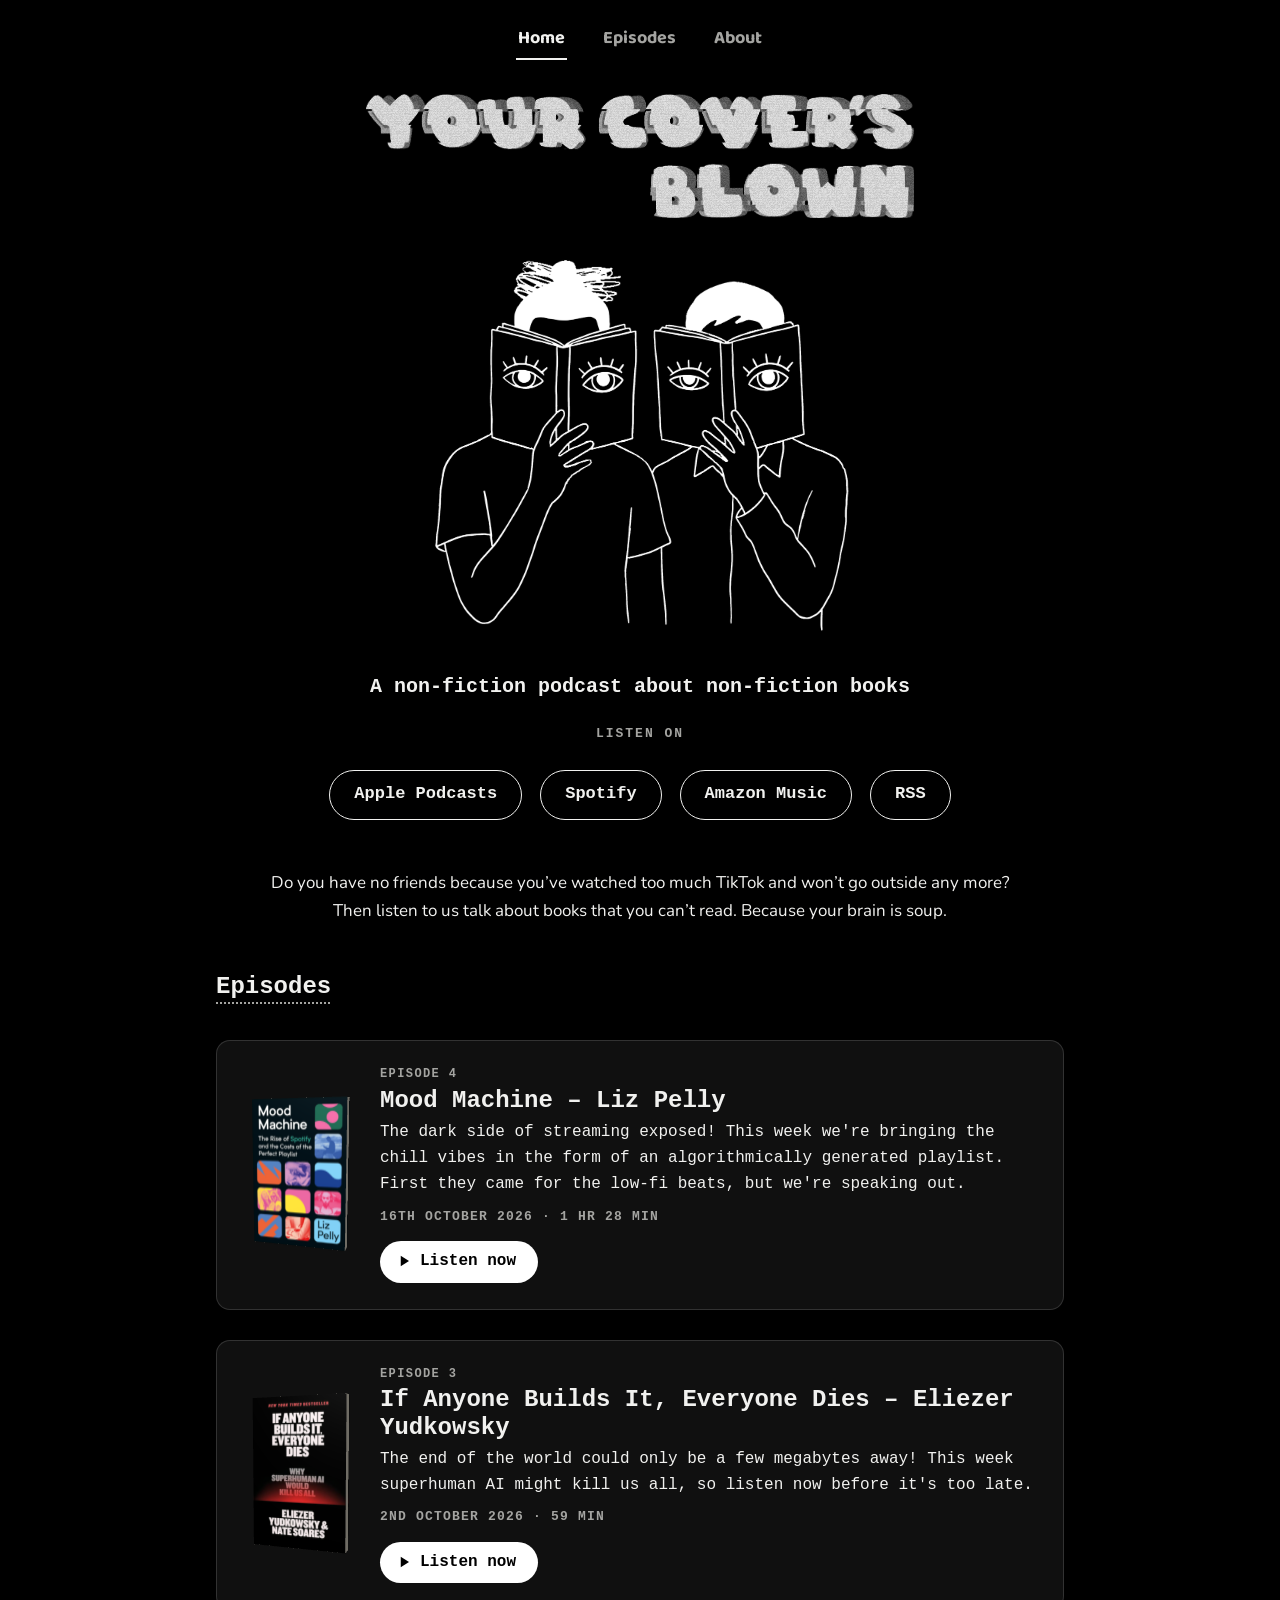
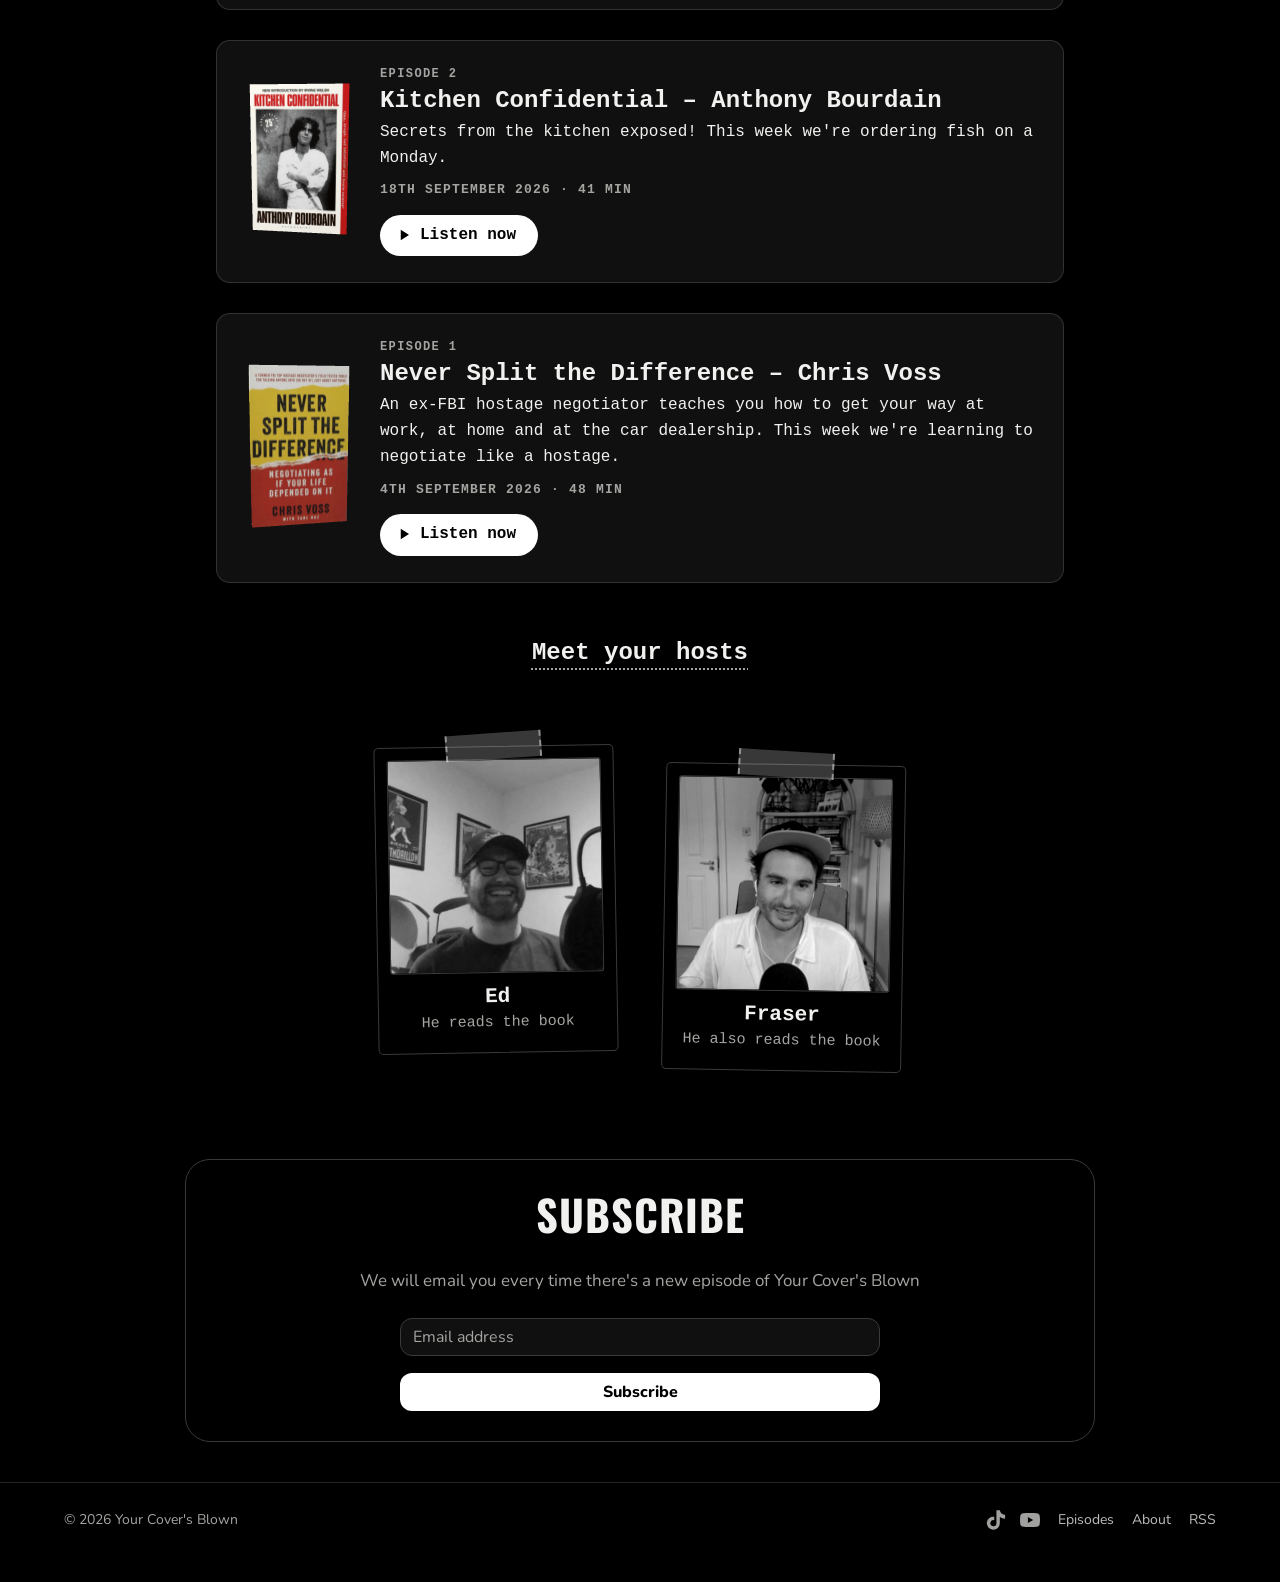
<file: index.html>
<!DOCTYPE html>
<html lang="en">
<head>
<meta charset="utf-8">
<meta name="viewport" content="width=device-width, initial-scale=1">
<meta name="theme-color" content="#000000">
<meta name="color-scheme" content="dark">
<title>Your Cover's Blown – A non-fiction podcast about non-fiction books</title>
<meta name="description" content="A non-fiction podcast about non-fiction books.">
<link rel="canonical" href="https://yourcoversblown.com/">
<meta property="og:site_name" content="Your Cover's Blown">
<meta property="og:type" content="website">
<meta property="og:title" content="Your Cover's Blown – A non-fiction podcast about non-fiction books">
<meta property="og:description" content="A non-fiction podcast about non-fiction books.">
<meta property="og:url" content="https://yourcoversblown.com/">
<meta property="og:image" content="https://yourcoversblown.com/assets/share.jpg">
<meta property="og:image:width" content="1200">
<meta property="og:image:height" content="630">
<meta name="twitter:card" content="summary_large_image">
<link rel="icon" type="image/svg+xml" href="/assets/favicon.svg">
<link rel="icon" type="image/png" sizes="32x32" href="/assets/favicon-32.png">
<link rel="icon" type="image/png" sizes="64x64" href="/assets/favicon.png">
<link rel="apple-touch-icon" sizes="180x180" href="/assets/apple-touch-icon.png">
<link rel="alternate" type="application/rss+xml" title="Your Cover's Blown" href="/feed.xml">
<link rel="preconnect" href="https://fonts.googleapis.com">
<link rel="preconnect" href="https://fonts.gstatic.com" crossorigin>
<link rel="stylesheet" href="https://fonts.googleapis.com/css2?family=Baloo+2:wght@500;700;800&family=Nunito:ital,wght@0,300..1000;1,300..1000&family=Oswald:wght@700&display=swap">
<link rel="stylesheet" href="/assets/tokens.css">
<link rel="stylesheet" href="/assets/site.css">

</head>
<body class="page-paper">

<header class="ycb-header">
  <nav class="ycb-nav" aria-label="Site">
    <a href="/" aria-current="page">Home</a>
    <a href="/episodes/">Episodes</a>
    <a href="/about/">About</a>
  </nav>
  <a class="ycb-header-logo" href="/" style="--logo-maxw:560px"><span class="ycb-vhs" data-vhs><img src="/media/site/brand/logo-vhs.png" alt="Your Cover's Blown"></span></a>
</header>
<main>
<div class="blk blk--readers" style="--mt:10px;--mb:0px">
<div class="block-readers" style="--img-maxw:440px">
  <div class="readers is-live" role="img" aria-label="Line drawing of two readers holding open books over their faces, eyes drawn on the covers">
    <img class="rd-base" src="/media/site/home/readers-white/base.png" alt="" loading="lazy">
    <img class="rd-l-open" src="/media/site/home/readers-white/l-open.png" alt="" loading="lazy" aria-hidden="true">
    <img class="rd-l-closed" src="/media/site/home/readers-white/l-closed.png" alt="" loading="lazy" aria-hidden="true">
    <img class="rd-r-open" src="/media/site/home/readers-white/r-open.png" alt="" loading="lazy" aria-hidden="true">
    <img class="rd-r-closed" src="/media/site/home/readers-white/r-closed.png" alt="" loading="lazy" aria-hidden="true">
  </div>
  
</div>
</div>
<div class="blk blk--svg-logo" style="--mt:6px;--svg-logo-img-gap:10px">
<div class="block-svg-logo" style="--img-maxw:780px">
  
  <p class="tagline">A non-fiction podcast about non-fiction books</p>
</div>
</div>
<div class="blk blk--listen-buttons" style="--mt:20px">
<div class="block-listen">
  <p class="listen-title">Listen on</p>
  <div class="listen-row">
    <a class="listen-pill" style="--brand:#9933cc;--on-brand:#fff" href="https://podcasts.apple.com/us/podcast/your-covers-blown/id6808269047" target="_blank" rel="noopener" data-goat-event="listen-apple">Apple Podcasts</a>
    <a class="listen-pill" style="--brand:#1ed760;--on-brand:#000" href="https://open.spotify.com/show/6lQw9a7i2KThYEWnwWZLfC" target="_blank" rel="noopener" data-goat-event="listen-spotify">Spotify</a>
    <a class="listen-pill" style="--brand:#25d1da;--on-brand:#000" href="https://music.amazon.co.uk/podcasts/dc91eec9-0cf3-4331-a3ae-fbd3eedb8cd9/your-covers-blown" target="_blank" rel="noopener" data-goat-event="listen-amazon">Amazon Music</a>
    <a class="listen-pill" style="--brand:#ee802f;--on-brand:#000" href="https://yourcoversblown.com/feed.xml" target="_blank" rel="noopener" data-goat-event="listen-rss">RSS</a>
  </div>
</div>
</div>
<div class="blk blk--text" style="--mt:16px">
<div class="block-text align-center">
<p>Do you have no friends because you’ve watched too much TikTok and won’t go outside any more? Then listen to us talk about books that you can’t read. Because your brain is soup.</p>

</div>
</div>
<div class="blk blk--episode-list">
<div class="block-episode-list">
  <div class="block-section-title"><h2>Episodes</h2><hr class="section-rule"></div>
  <ol class="episode-rows">
  <li class="episode-row">
    <article class="ep-card has-cover">
      <a class="ep-cover" href="/episodes/mood-machine-liz-pelly/" data-book tabindex="-1" aria-hidden="true" hidden style="--cover-ar:360/551">
        <img src="/assets/books/mood-machine.jpg" alt="" loading="lazy" width="360" height="551">
      </a>
      <div class="ep-info">
        <p class="ep-kicker">Episode 4</p>
        <h3 class="ep-title"><a href="/episodes/mood-machine-liz-pelly/">Mood Machine – Liz Pelly</a></h3>
        
        <p class="ep-desc">The dark side of streaming exposed! This week we're bringing the chill vibes in the form of an algorithmically generated playlist. First they came for the low-fi beats, but we're speaking out.</p>
        <p class="ep-meta">16th October 2026 · 1 hr 28 min</p>
        <div class="ep-actions">
          <a class="ep-listen" href="/episodes/mood-machine-liz-pelly/" data-listen="/media/episodes/ycb-004.mp3" aria-label="Listen to Mood Machine – Liz Pelly">
            <svg viewBox="0 0 24 24" aria-hidden="true"><path class="pl-icon-play" d="M8 5v14l11-7z"/><g class="pl-icon-pause"><rect x="6" y="5" width="4" height="14" rx="1"/><rect x="14" y="5" width="4" height="14" rx="1"/></g></svg>
            <span class="ep-listen-play">Listen now</span>
          </a>
        </div>
      </div>
    </article>
  </li>
  <li class="episode-row">
    <article class="ep-card has-cover">
      <a class="ep-cover" href="/episodes/if-anyone-builds-it-everyone-dies-eliezer-yudkowsky/" data-book tabindex="-1" aria-hidden="true" hidden style="--cover-ar:360/558">
        <img src="/assets/books/if-anyone-builds-it.jpg" alt="" loading="lazy" width="360" height="558">
      </a>
      <div class="ep-info">
        <p class="ep-kicker">Episode 3</p>
        <h3 class="ep-title"><a href="/episodes/if-anyone-builds-it-everyone-dies-eliezer-yudkowsky/">If Anyone Builds It, Everyone Dies – Eliezer Yudkowsky</a></h3>
        
        <p class="ep-desc">The end of the world could only be a few megabytes away! This week superhuman AI might kill us all, so listen now before it's too late.</p>
        <p class="ep-meta">2nd October 2026 · 59 min</p>
        <div class="ep-actions">
          <a class="ep-listen" href="/episodes/if-anyone-builds-it-everyone-dies-eliezer-yudkowsky/" data-listen="/media/episodes/ycb-003.mp3" aria-label="Listen to If Anyone Builds It, Everyone Dies – Eliezer Yudkowsky">
            <svg viewBox="0 0 24 24" aria-hidden="true"><path class="pl-icon-play" d="M8 5v14l11-7z"/><g class="pl-icon-pause"><rect x="6" y="5" width="4" height="14" rx="1"/><rect x="14" y="5" width="4" height="14" rx="1"/></g></svg>
            <span class="ep-listen-play">Listen now</span>
          </a>
        </div>
      </div>
    </article>
  </li>
  <li class="episode-row">
    <article class="ep-card has-cover">
      <a class="ep-cover" href="/episodes/kitchen-confidential-anthony-bourdain/" data-book tabindex="-1" aria-hidden="true" hidden style="--cover-ar:326/500">
        <img src="/assets/books/kitchen-confidential.jpg" alt="" loading="lazy" width="326" height="500">
      </a>
      <div class="ep-info">
        <p class="ep-kicker">Episode 2</p>
        <h3 class="ep-title"><a href="/episodes/kitchen-confidential-anthony-bourdain/">Kitchen Confidential – Anthony Bourdain</a></h3>
        
        <p class="ep-desc">Secrets from the kitchen exposed! This week we're ordering fish on a Monday.</p>
        <p class="ep-meta">18th September 2026 · 41 min</p>
        <div class="ep-actions">
          <a class="ep-listen" href="/episodes/kitchen-confidential-anthony-bourdain/" data-listen="/media/episodes/ycb-002.mp3" aria-label="Listen to Kitchen Confidential – Anthony Bourdain">
            <svg viewBox="0 0 24 24" aria-hidden="true"><path class="pl-icon-play" d="M8 5v14l11-7z"/><g class="pl-icon-pause"><rect x="6" y="5" width="4" height="14" rx="1"/><rect x="14" y="5" width="4" height="14" rx="1"/></g></svg>
            <span class="ep-listen-play">Listen now</span>
          </a>
        </div>
      </div>
    </article>
  </li>
  <li class="episode-row">
    <article class="ep-card has-cover">
      <a class="ep-cover" href="/episodes/never-split-the-difference/" data-book tabindex="-1" aria-hidden="true" hidden style="--cover-ar:360/585">
        <img src="/assets/books/never-split-the-difference.jpg" alt="" loading="lazy" width="360" height="585">
      </a>
      <div class="ep-info">
        <p class="ep-kicker">Episode 1</p>
        <h3 class="ep-title"><a href="/episodes/never-split-the-difference/">Never Split the Difference – Chris Voss</a></h3>
        
        <p class="ep-desc">An ex-FBI hostage negotiator teaches you how to get your way at work, at home and at the car dealership. This week we're learning to negotiate like a hostage.</p>
        <p class="ep-meta">4th September 2026 · 48 min</p>
        <div class="ep-actions">
          <a class="ep-listen" href="/episodes/never-split-the-difference/" data-listen="/media/episodes/ycb-001.mp3" aria-label="Listen to Never Split the Difference – Chris Voss">
            <svg viewBox="0 0 24 24" aria-hidden="true"><path class="pl-icon-play" d="M8 5v14l11-7z"/><g class="pl-icon-pause"><rect x="6" y="5" width="4" height="14" rx="1"/><rect x="14" y="5" width="4" height="14" rx="1"/></g></svg>
            <span class="ep-listen-play">Listen now</span>
          </a>
        </div>
      </div>
    </article>
  </li>
  </ol>
</div>
</div>
<div class="blk blk--section-title" style="--mt:16px;--mb:30px">
<div class="block-section-title align-center">
  <h2>Meet your hosts</h2>
  <hr class="section-rule">
</div>
</div>
<div class="blk blk--hosts" style="--mb-m:0px">
<div class="block-hosts">
  
  <div class="hosts-cards">
    <div class="host-card">
      <div class="host-photo-wrap"><img class="host-photo" src="/media/site/home/ed.jpg" alt="Ed" loading="lazy"></div>
      <h3>Ed</h3>
<p>He reads the book</p>

    </div>
    <div class="host-card">
      <div class="host-photo-wrap"><img class="host-photo" src="/media/site/home/fraser.jpg" alt="Fraser" loading="lazy"></div>
      <h3>Fraser</h3>
<p>He also reads the book</p>

    </div>
  </div>
</div>
</div>
</main>

<div class="ycb-newsletter">
  <div class="outline-sign-up-box">
    <form action="https://dcmsx-email.frazilpop.workers.dev/subscribe" method="post" data-newsletter>
      <div class="newsletter-title-b">Subscribe</div>
      <div class="newsletter-sub-title">We will email you every time there's a new episode of Your Cover's Blown</div>
      <input type="hidden" name="list" value="yourcoversblown">
      <input type="email" value="" placeholder="Email address" name="EMAIL" class="sign-up-box" required aria-label="Email address">
      <div class="nl-hp" aria-hidden="true"><input type="text" name="nickname" tabindex="-1" value=""></div>
      <div class="cf-turnstile" data-sitekey="0x4AAAAAAERk6eXkn6L4J6c1" data-appearance="interaction-only" data-size="flexible" data-before-interactive-callback="dcmsxTurnstileInteractive"></div>
      <input type="submit" value="Subscribe" name="subscribe" class="mc-button">
      <div class="nl-msg" hidden></div>
    </form>
  </div>
</div>
<footer class="ycb-footer">
  <div class="ycb-footer-row">
    <span class="ycb-copy">© 2026 Your Cover's Blown</span>
    
    <div class="ycb-footer-right">
      <div class="ycb-socials">
        <a href="https://www.tiktok.com/@yourcoversblownpod" aria-label="Your Cover's Blown on TikTok" target="_blank" rel="noopener"><img src="/assets/icon-tiktok.svg" alt="TikTok"></a>
        <a href="https://www.youtube.com/@YourCoversBlown" aria-label="Your Cover's Blown on YouTube" target="_blank" rel="noopener"><img src="/assets/icon-youtube.svg" alt="YouTube"></a>
      </div>
      <nav class="ycb-footer-links">
        <a href="/episodes/">Episodes</a>
        <a href="/about/">About</a>
        <a href="/feed.xml">RSS</a>
      </nav>
    </div>
  </div>
</footer>
<script defer src="/assets/site.js"></script>
<!-- GoatCounter analytics: no cookies, no personal data -->
<script data-goatcounter="https://yourcoversblown.goatcounter.com/count" async src="//gc.zgo.at/count.js"></script>
</body>
</html>
</file>
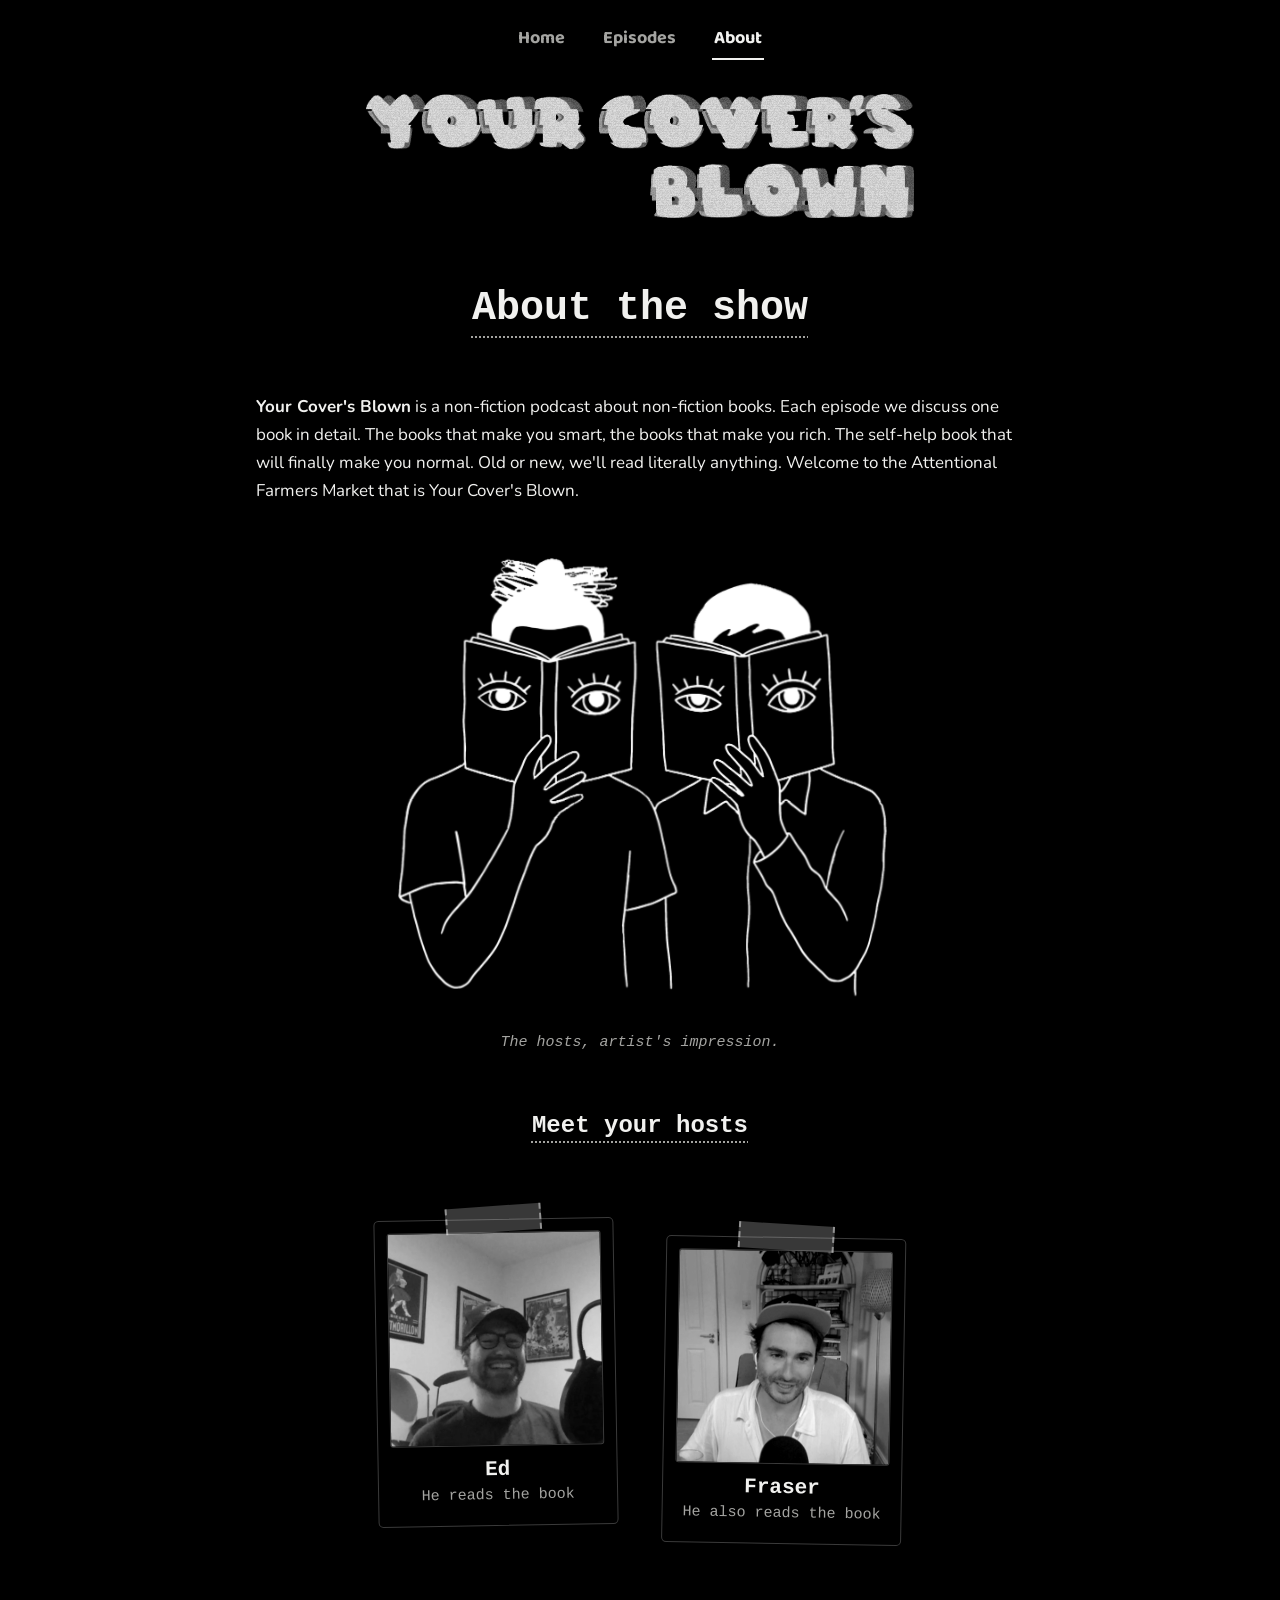
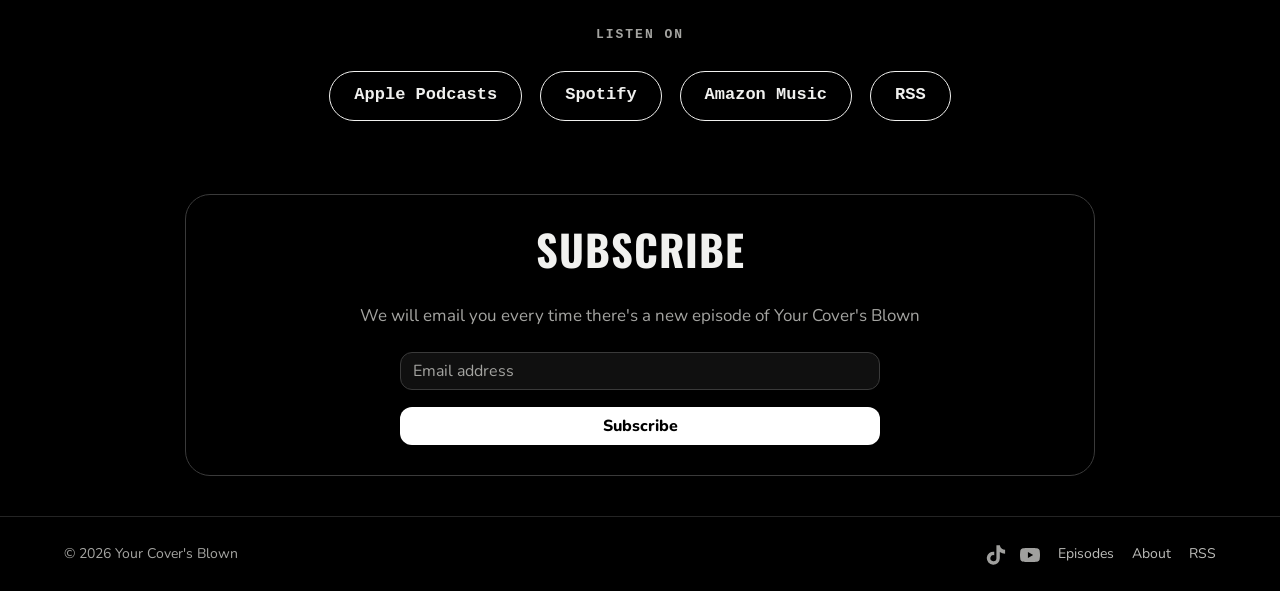
<file: about/index.html>
<!DOCTYPE html>
<html lang="en">
<head>
<meta charset="utf-8">
<meta name="viewport" content="width=device-width, initial-scale=1">
<meta name="theme-color" content="#000000">
<meta name="color-scheme" content="dark">
<title>About – Your Cover's Blown</title>
<meta name="description" content="About the show: Your Cover's Blown is a non-fiction podcast about non-fiction books.">
<link rel="canonical" href="https://yourcoversblown.com/about/">
<meta property="og:site_name" content="Your Cover's Blown">
<meta property="og:type" content="website">
<meta property="og:title" content="About – Your Cover's Blown">
<meta property="og:description" content="About the show: Your Cover's Blown is a non-fiction podcast about non-fiction books.">
<meta property="og:url" content="https://yourcoversblown.com/about/">
<meta property="og:image" content="https://yourcoversblown.com/assets/share.jpg">
<meta property="og:image:width" content="1200">
<meta property="og:image:height" content="630">
<meta name="twitter:card" content="summary_large_image">
<link rel="icon" type="image/svg+xml" href="/assets/favicon.svg">
<link rel="icon" type="image/png" sizes="32x32" href="/assets/favicon-32.png">
<link rel="icon" type="image/png" sizes="64x64" href="/assets/favicon.png">
<link rel="apple-touch-icon" sizes="180x180" href="/assets/apple-touch-icon.png">
<link rel="alternate" type="application/rss+xml" title="Your Cover's Blown" href="/feed.xml">
<link rel="preconnect" href="https://fonts.googleapis.com">
<link rel="preconnect" href="https://fonts.gstatic.com" crossorigin>
<link rel="stylesheet" href="https://fonts.googleapis.com/css2?family=Baloo+2:wght@500;700;800&family=Nunito:ital,wght@0,300..1000;1,300..1000&family=Oswald:wght@700&display=swap">
<link rel="stylesheet" href="/assets/tokens.css">
<link rel="stylesheet" href="/assets/site.css">

</head>
<body class="page-paper">

<header class="ycb-header">
  <nav class="ycb-nav" aria-label="Site">
    <a href="/">Home</a>
    <a href="/episodes/">Episodes</a>
    <a href="/about/" aria-current="page">About</a>
  </nav>
  <a class="ycb-header-logo" href="/" style="--logo-maxw:560px"><span class="ycb-vhs" data-vhs><img src="/media/site/brand/logo-vhs.png" alt="Your Cover's Blown"></span></a>
</header>
<main>
<div class="blk blk--page-title" style="--mb:10px;--mt-m:40px;--mb-m:0px">
<div class="block-page-title">
  <h1>About the show</h1>
  <hr class="title-rule">
</div>
</div>
<div class="blk blk--text" style="--mt:24px">
<div class="block-text">
<p><strong>Your Cover's Blown</strong> is a non-fiction podcast about non-fiction books. Each episode we discuss one book in detail. The books that make you smart, the books that make you rich. The self-help book that will finally make you normal. Old or new, we'll read literally anything.  Welcome to the Attentional Farmers Market that is Your Cover's Blown.</p>

</div>
</div>
<div class="blk blk--readers" style="--mt:16px;--mb:40px;--mb-m:20px">
<div class="block-readers" style="--img-maxw:520px">
  <div class="readers is-live" role="img" aria-label="Line drawing of two readers holding open books over their faces, eyes drawn on the covers">
    <img class="rd-base" src="/media/site/home/readers-white/base.png" alt="" loading="lazy">
    <img class="rd-l-open" src="/media/site/home/readers-white/l-open.png" alt="" loading="lazy" aria-hidden="true">
    <img class="rd-l-closed" src="/media/site/home/readers-white/l-closed.png" alt="" loading="lazy" aria-hidden="true">
    <img class="rd-r-open" src="/media/site/home/readers-white/r-open.png" alt="" loading="lazy" aria-hidden="true">
    <img class="rd-r-closed" src="/media/site/home/readers-white/r-closed.png" alt="" loading="lazy" aria-hidden="true">
  </div>
  <p class="caption">The hosts, artist's impression.</p>
</div>
</div>
<div class="blk blk--section-title" style="--mt:16px;--mb:30px">
<div class="block-section-title align-center">
  <h2>Meet your hosts</h2>
  <hr class="section-rule">
</div>
</div>
<div class="blk blk--hosts">
<div class="block-hosts">
  
  <div class="hosts-cards">
    <div class="host-card">
      <div class="host-photo-wrap"><img class="host-photo" src="/media/site/home/ed.jpg" alt="Ed" loading="lazy"></div>
      <h3>Ed</h3>
<p>He reads the book</p>

    </div>
    <div class="host-card">
      <div class="host-photo-wrap"><img class="host-photo" src="/media/site/home/fraser.jpg" alt="Fraser" loading="lazy"></div>
      <h3>Fraser</h3>
<p>He also reads the book</p>

    </div>
  </div>
</div>
</div>
<div class="blk blk--listen-buttons" style="--mt:32px">
<div class="block-listen">
  <p class="listen-title">Listen on</p>
  <div class="listen-row">
    <a class="listen-pill" style="--brand:#9933cc;--on-brand:#fff" href="https://podcasts.apple.com/us/podcast/your-covers-blown/id6808269047" target="_blank" rel="noopener" data-goat-event="listen-apple">Apple Podcasts</a>
    <a class="listen-pill" style="--brand:#1ed760;--on-brand:#000" href="https://open.spotify.com/show/6lQw9a7i2KThYEWnwWZLfC" target="_blank" rel="noopener" data-goat-event="listen-spotify">Spotify</a>
    <a class="listen-pill" style="--brand:#25d1da;--on-brand:#000" href="https://music.amazon.co.uk/podcasts/dc91eec9-0cf3-4331-a3ae-fbd3eedb8cd9/your-covers-blown" target="_blank" rel="noopener" data-goat-event="listen-amazon">Amazon Music</a>
    <a class="listen-pill" style="--brand:#ee802f;--on-brand:#000" href="https://yourcoversblown.com/feed.xml" target="_blank" rel="noopener" data-goat-event="listen-rss">RSS</a>
  </div>
</div>
</div>
</main>

<div class="ycb-newsletter">
  <div class="outline-sign-up-box">
    <form action="https://dcmsx-email.frazilpop.workers.dev/subscribe" method="post" data-newsletter>
      <div class="newsletter-title-b">Subscribe</div>
      <div class="newsletter-sub-title">We will email you every time there's a new episode of Your Cover's Blown</div>
      <input type="hidden" name="list" value="yourcoversblown">
      <input type="email" value="" placeholder="Email address" name="EMAIL" class="sign-up-box" required aria-label="Email address">
      <div class="nl-hp" aria-hidden="true"><input type="text" name="nickname" tabindex="-1" value=""></div>
      <div class="cf-turnstile" data-sitekey="0x4AAAAAAERk6eXkn6L4J6c1" data-appearance="interaction-only" data-size="flexible" data-before-interactive-callback="dcmsxTurnstileInteractive"></div>
      <input type="submit" value="Subscribe" name="subscribe" class="mc-button">
      <div class="nl-msg" hidden></div>
    </form>
  </div>
</div>
<footer class="ycb-footer">
  <div class="ycb-footer-row">
    <span class="ycb-copy">© 2026 Your Cover's Blown</span>
    
    <div class="ycb-footer-right">
      <div class="ycb-socials">
        <a href="https://www.tiktok.com/@yourcoversblownpod" aria-label="Your Cover's Blown on TikTok" target="_blank" rel="noopener"><img src="/assets/icon-tiktok.svg" alt="TikTok"></a>
        <a href="https://www.youtube.com/@YourCoversBlown" aria-label="Your Cover's Blown on YouTube" target="_blank" rel="noopener"><img src="/assets/icon-youtube.svg" alt="YouTube"></a>
      </div>
      <nav class="ycb-footer-links">
        <a href="/episodes/">Episodes</a>
        <a href="/about/">About</a>
        <a href="/feed.xml">RSS</a>
      </nav>
    </div>
  </div>
</footer>
<script defer src="/assets/site.js"></script>
<!-- GoatCounter analytics: no cookies, no personal data -->
<script data-goatcounter="https://yourcoversblown.goatcounter.com/count" async src="//gc.zgo.at/count.js"></script>
</body>
</html>
</file>
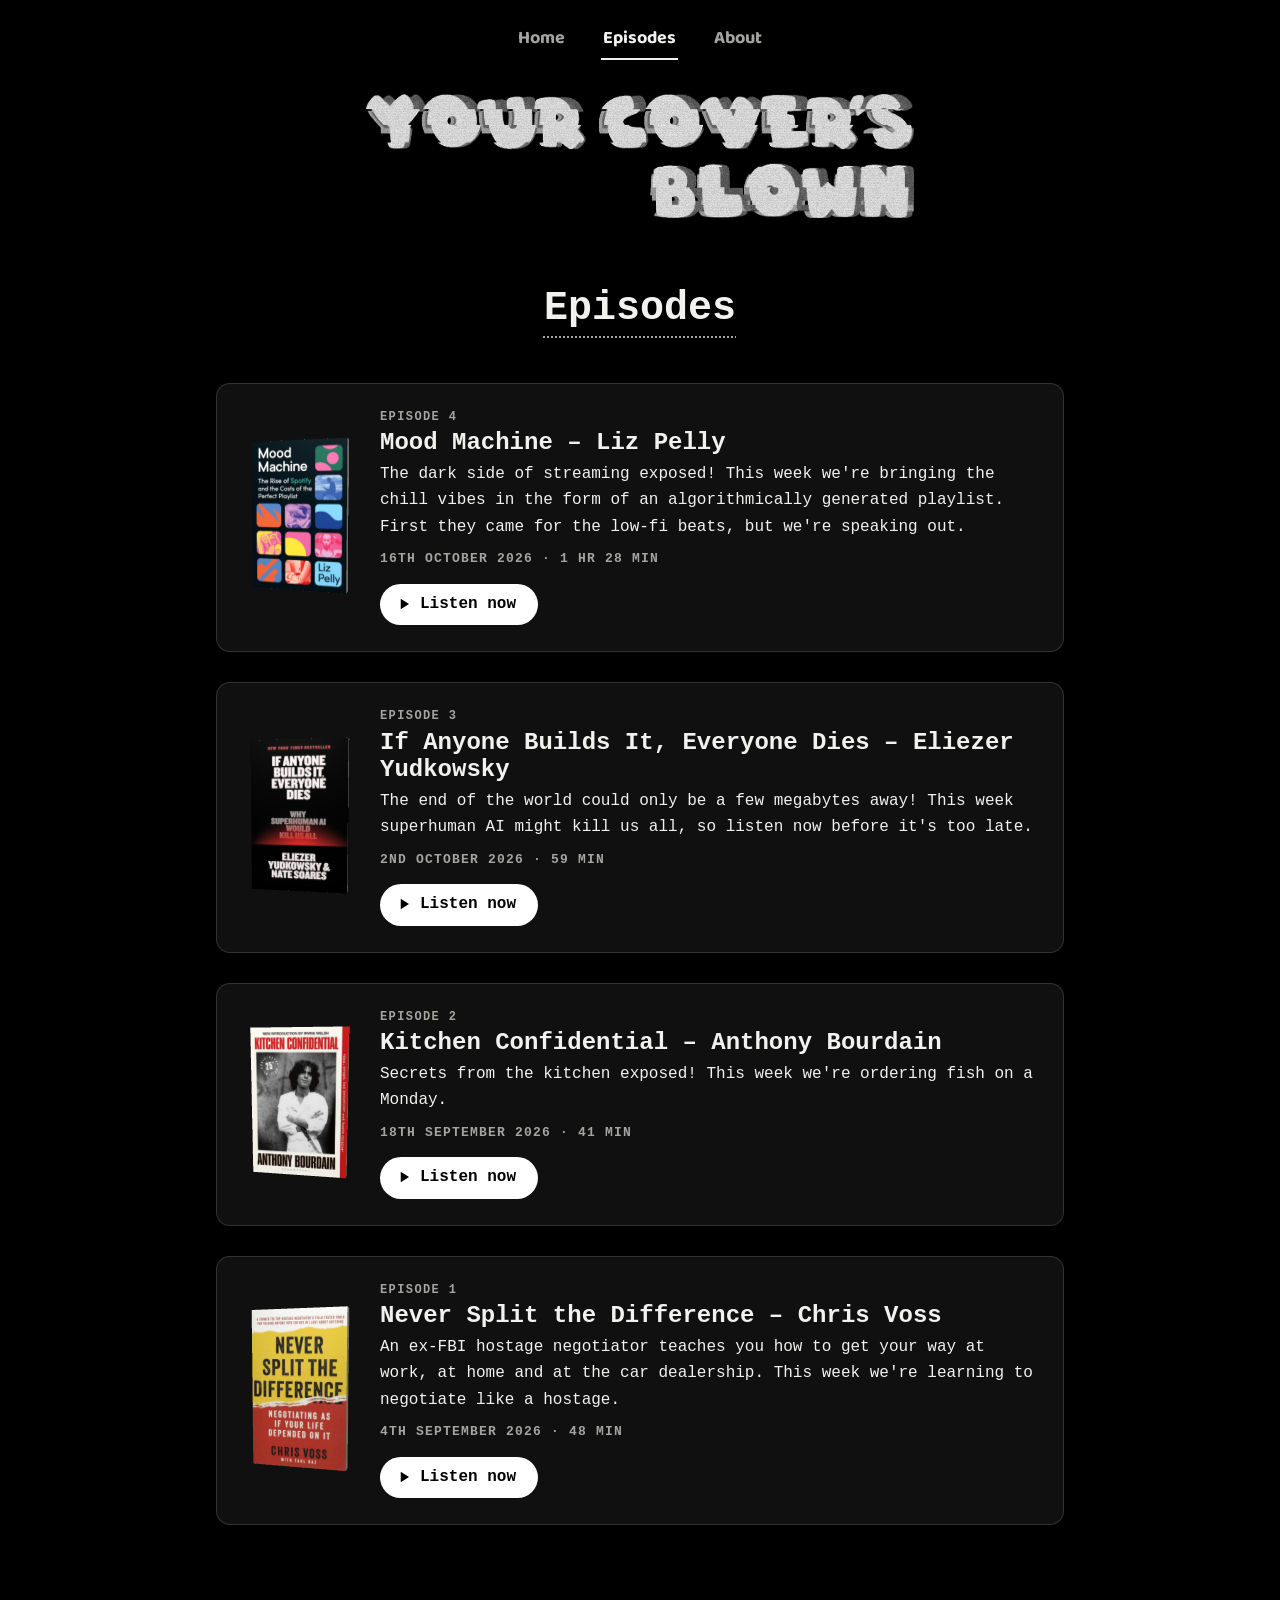
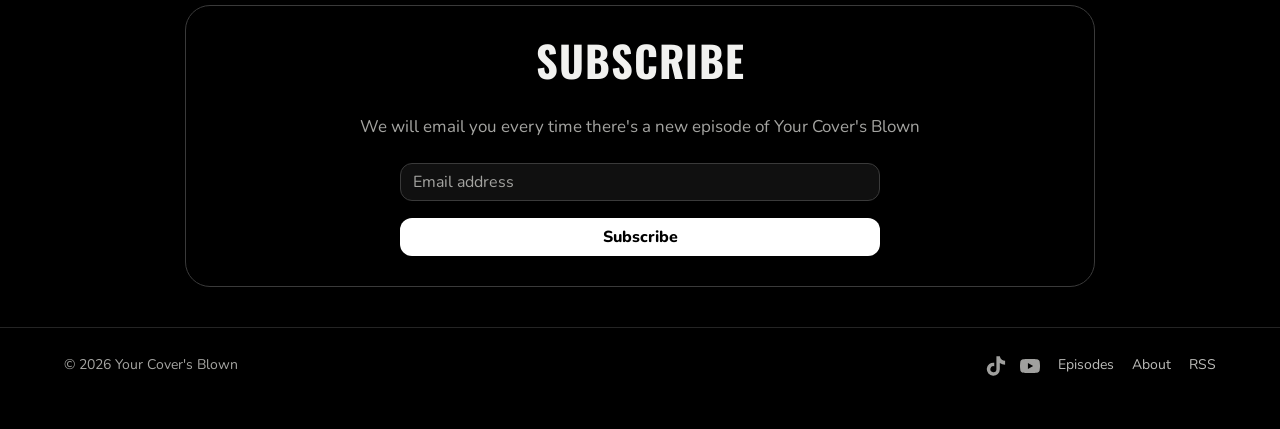
<file: episodes/index.html>
<!DOCTYPE html>
<html lang="en">
<head>
<meta charset="utf-8">
<meta name="viewport" content="width=device-width, initial-scale=1">
<meta name="theme-color" content="#000000">
<meta name="color-scheme" content="dark">
<title>Episodes – Your Cover's Blown</title>
<meta name="description" content="The Your Cover's Blown backlog.">
<link rel="canonical" href="https://yourcoversblown.com/episodes/">
<meta property="og:site_name" content="Your Cover's Blown">
<meta property="og:type" content="website">
<meta property="og:title" content="Episodes – Your Cover's Blown">
<meta property="og:description" content="The Your Cover's Blown backlog.">
<meta property="og:url" content="https://yourcoversblown.com/episodes/">
<meta property="og:image" content="https://yourcoversblown.com/assets/share.jpg">
<meta property="og:image:width" content="1200">
<meta property="og:image:height" content="630">
<meta name="twitter:card" content="summary_large_image">
<link rel="icon" type="image/svg+xml" href="/assets/favicon.svg">
<link rel="icon" type="image/png" sizes="32x32" href="/assets/favicon-32.png">
<link rel="icon" type="image/png" sizes="64x64" href="/assets/favicon.png">
<link rel="apple-touch-icon" sizes="180x180" href="/assets/apple-touch-icon.png">
<link rel="alternate" type="application/rss+xml" title="Your Cover's Blown" href="/feed.xml">
<link rel="preconnect" href="https://fonts.googleapis.com">
<link rel="preconnect" href="https://fonts.gstatic.com" crossorigin>
<link rel="stylesheet" href="https://fonts.googleapis.com/css2?family=Baloo+2:wght@500;700;800&family=Nunito:ital,wght@0,300..1000;1,300..1000&family=Oswald:wght@700&display=swap">
<link rel="stylesheet" href="/assets/tokens.css">
<link rel="stylesheet" href="/assets/site.css">

</head>
<body class="page-paper">

<header class="ycb-header">
  <nav class="ycb-nav" aria-label="Site">
    <a href="/">Home</a>
    <a href="/episodes/" aria-current="page">Episodes</a>
    <a href="/about/">About</a>
  </nav>
  <a class="ycb-header-logo" href="/" style="--logo-maxw:560px"><span class="ycb-vhs" data-vhs><img src="/media/site/brand/logo-vhs.png" alt="Your Cover's Blown"></span></a>
</header>
<main>
<div class="blk blk--page-title" style="--mb:0px">
<div class="block-page-title">
  <h1>Episodes</h1>
  <hr class="title-rule">
</div>
</div>
<div class="blk blk--episode-list">
<div class="block-episode-list">
  
  <ol class="episode-rows">
  <li class="episode-row">
    <article class="ep-card has-cover">
      <a class="ep-cover" href="/episodes/mood-machine-liz-pelly/" data-book tabindex="-1" aria-hidden="true" hidden style="--cover-ar:360/551">
        <img src="/assets/books/mood-machine.jpg" alt="" loading="lazy" width="360" height="551">
      </a>
      <div class="ep-info">
        <p class="ep-kicker">Episode 4</p>
        <h3 class="ep-title"><a href="/episodes/mood-machine-liz-pelly/">Mood Machine – Liz Pelly</a></h3>
        
        <p class="ep-desc">The dark side of streaming exposed! This week we're bringing the chill vibes in the form of an algorithmically generated playlist. First they came for the low-fi beats, but we're speaking out.</p>
        <p class="ep-meta">16th October 2026 · 1 hr 28 min</p>
        <div class="ep-actions">
          <a class="ep-listen" href="/episodes/mood-machine-liz-pelly/" data-listen="/media/episodes/ycb-004.mp3" aria-label="Listen to Mood Machine – Liz Pelly">
            <svg viewBox="0 0 24 24" aria-hidden="true"><path class="pl-icon-play" d="M8 5v14l11-7z"/><g class="pl-icon-pause"><rect x="6" y="5" width="4" height="14" rx="1"/><rect x="14" y="5" width="4" height="14" rx="1"/></g></svg>
            <span class="ep-listen-play">Listen now</span>
          </a>
        </div>
      </div>
    </article>
  </li>
  <li class="episode-row">
    <article class="ep-card has-cover">
      <a class="ep-cover" href="/episodes/if-anyone-builds-it-everyone-dies-eliezer-yudkowsky/" data-book tabindex="-1" aria-hidden="true" hidden style="--cover-ar:360/558">
        <img src="/assets/books/if-anyone-builds-it.jpg" alt="" loading="lazy" width="360" height="558">
      </a>
      <div class="ep-info">
        <p class="ep-kicker">Episode 3</p>
        <h3 class="ep-title"><a href="/episodes/if-anyone-builds-it-everyone-dies-eliezer-yudkowsky/">If Anyone Builds It, Everyone Dies – Eliezer Yudkowsky</a></h3>
        
        <p class="ep-desc">The end of the world could only be a few megabytes away! This week superhuman AI might kill us all, so listen now before it's too late.</p>
        <p class="ep-meta">2nd October 2026 · 59 min</p>
        <div class="ep-actions">
          <a class="ep-listen" href="/episodes/if-anyone-builds-it-everyone-dies-eliezer-yudkowsky/" data-listen="/media/episodes/ycb-003.mp3" aria-label="Listen to If Anyone Builds It, Everyone Dies – Eliezer Yudkowsky">
            <svg viewBox="0 0 24 24" aria-hidden="true"><path class="pl-icon-play" d="M8 5v14l11-7z"/><g class="pl-icon-pause"><rect x="6" y="5" width="4" height="14" rx="1"/><rect x="14" y="5" width="4" height="14" rx="1"/></g></svg>
            <span class="ep-listen-play">Listen now</span>
          </a>
        </div>
      </div>
    </article>
  </li>
  <li class="episode-row">
    <article class="ep-card has-cover">
      <a class="ep-cover" href="/episodes/kitchen-confidential-anthony-bourdain/" data-book tabindex="-1" aria-hidden="true" hidden style="--cover-ar:326/500">
        <img src="/assets/books/kitchen-confidential.jpg" alt="" loading="lazy" width="326" height="500">
      </a>
      <div class="ep-info">
        <p class="ep-kicker">Episode 2</p>
        <h3 class="ep-title"><a href="/episodes/kitchen-confidential-anthony-bourdain/">Kitchen Confidential – Anthony Bourdain</a></h3>
        
        <p class="ep-desc">Secrets from the kitchen exposed! This week we're ordering fish on a Monday.</p>
        <p class="ep-meta">18th September 2026 · 41 min</p>
        <div class="ep-actions">
          <a class="ep-listen" href="/episodes/kitchen-confidential-anthony-bourdain/" data-listen="/media/episodes/ycb-002.mp3" aria-label="Listen to Kitchen Confidential – Anthony Bourdain">
            <svg viewBox="0 0 24 24" aria-hidden="true"><path class="pl-icon-play" d="M8 5v14l11-7z"/><g class="pl-icon-pause"><rect x="6" y="5" width="4" height="14" rx="1"/><rect x="14" y="5" width="4" height="14" rx="1"/></g></svg>
            <span class="ep-listen-play">Listen now</span>
          </a>
        </div>
      </div>
    </article>
  </li>
  <li class="episode-row">
    <article class="ep-card has-cover">
      <a class="ep-cover" href="/episodes/never-split-the-difference/" data-book tabindex="-1" aria-hidden="true" hidden style="--cover-ar:360/585">
        <img src="/assets/books/never-split-the-difference.jpg" alt="" loading="lazy" width="360" height="585">
      </a>
      <div class="ep-info">
        <p class="ep-kicker">Episode 1</p>
        <h3 class="ep-title"><a href="/episodes/never-split-the-difference/">Never Split the Difference – Chris Voss</a></h3>
        
        <p class="ep-desc">An ex-FBI hostage negotiator teaches you how to get your way at work, at home and at the car dealership. This week we're learning to negotiate like a hostage.</p>
        <p class="ep-meta">4th September 2026 · 48 min</p>
        <div class="ep-actions">
          <a class="ep-listen" href="/episodes/never-split-the-difference/" data-listen="/media/episodes/ycb-001.mp3" aria-label="Listen to Never Split the Difference – Chris Voss">
            <svg viewBox="0 0 24 24" aria-hidden="true"><path class="pl-icon-play" d="M8 5v14l11-7z"/><g class="pl-icon-pause"><rect x="6" y="5" width="4" height="14" rx="1"/><rect x="14" y="5" width="4" height="14" rx="1"/></g></svg>
            <span class="ep-listen-play">Listen now</span>
          </a>
        </div>
      </div>
    </article>
  </li>
  </ol>
</div>
</div>
</main>

<div class="ycb-newsletter">
  <div class="outline-sign-up-box">
    <form action="https://dcmsx-email.frazilpop.workers.dev/subscribe" method="post" data-newsletter>
      <div class="newsletter-title-b">Subscribe</div>
      <div class="newsletter-sub-title">We will email you every time there's a new episode of Your Cover's Blown</div>
      <input type="hidden" name="list" value="yourcoversblown">
      <input type="email" value="" placeholder="Email address" name="EMAIL" class="sign-up-box" required aria-label="Email address">
      <div class="nl-hp" aria-hidden="true"><input type="text" name="nickname" tabindex="-1" value=""></div>
      <div class="cf-turnstile" data-sitekey="0x4AAAAAAERk6eXkn6L4J6c1" data-appearance="interaction-only" data-size="flexible" data-before-interactive-callback="dcmsxTurnstileInteractive"></div>
      <input type="submit" value="Subscribe" name="subscribe" class="mc-button">
      <div class="nl-msg" hidden></div>
    </form>
  </div>
</div>
<footer class="ycb-footer">
  <div class="ycb-footer-row">
    <span class="ycb-copy">© 2026 Your Cover's Blown</span>
    
    <div class="ycb-footer-right">
      <div class="ycb-socials">
        <a href="https://www.tiktok.com/@yourcoversblownpod" aria-label="Your Cover's Blown on TikTok" target="_blank" rel="noopener"><img src="/assets/icon-tiktok.svg" alt="TikTok"></a>
        <a href="https://www.youtube.com/@YourCoversBlown" aria-label="Your Cover's Blown on YouTube" target="_blank" rel="noopener"><img src="/assets/icon-youtube.svg" alt="YouTube"></a>
      </div>
      <nav class="ycb-footer-links">
        <a href="/episodes/">Episodes</a>
        <a href="/about/">About</a>
        <a href="/feed.xml">RSS</a>
      </nav>
    </div>
  </div>
</footer>
<script defer src="/assets/site.js"></script>
<!-- GoatCounter analytics: no cookies, no personal data -->
<script data-goatcounter="https://yourcoversblown.goatcounter.com/count" async src="//gc.zgo.at/count.js"></script>
</body>
</html>
</file>
<file: assets/tokens.css>
/* Your Cover's Blown — design tokens. The site is the show's video look: a
   black screen, the grey tape-worn wordmark, the readers in white line. There
   is no colour — black, white and the greys between — so the one accent is
   white itself. To bring a colour back, --accent (and --on-accent, the text
   that sits on it) are the only two to change. The one exception: a listen
   button under the pointer takes its platform's colour (listen.yml). */
:root {
  /* the screen & what is drawn on it */
  --bg: #000;
  --bg-raised: #101010;     /* cards — a step off the black */
  --bg-hover: #1a1a1a;
  --ink: #f1f1ef;           /* the wordmark's own off-white */
  --ink-soft: #a4a4a1;      /* meta lines, captions — 8:1 on black */

  /* the accent — buttons, the played bar, the thing to press */
  --accent: #fff;
  --accent-dim: #cfcfcc;    /* the accent under the pointer */
  --on-accent: #000;

  /* the polaroids (Meet your hosts): drawn in line, the signup box's grey */
  --print-line: 1px solid var(--rule);

  /* chrome */
  --footer-bg: #000;
  --footer-text: #a4a4a1;
  --footer-link: #bdbdba;
  --footer-link-hover: #fff;

  /* rules & borders */
  --rule: #3a3a3a;                          /* dotted and dashed rules */
  --hairline: rgba(255, 255, 255, 0.14);    /* card edges */
  --border: 1px solid var(--rule);

  /* type */
  --font-display: 'Baloo 2', 'Arial Rounded MT Bold', Arial, sans-serif;
  --font-body: 'Nunito', Arial, Helvetica, sans-serif;
  --font-prose: 'Nunito', Arial, Helvetica, sans-serif;   /* text blocks + show notes */
  /* the page content (site.css main). CLInt renders in Consolas — lead with
     it; Apple systems without it fall back to their nearest mono */
  --font-mono: Consolas, ui-monospace, 'SF Mono', Menlo, monospace;
  --fs-body: 106%;            /* ~17px */
  --lh-body: 1.65;
  --fs-page-title: 40px;
  --fs-section-title: 24px;
  --fs-subtitle: 21px;

  /* layout */
  --maxw-text: 800px;         /* prose column */
  --maxw-episodes: 880px;     /* episode rows: text-only, so barely wider than prose */
  --maxw-feature: 1120px;     /* wide elements: hosts, gallery, feature images */
  --maxw-page: 1200px;
}
</file>
<file: assets/site.css>
/* Your Cover's Blown — site styles. The show's video look brought to the
   page: a black screen, the grey tape-worn wordmark flickering at the top, the
   readers in white line under it. No colour anywhere — white and grey on
   black — so what can be pressed is drawn in white and everything else sits
   back (a listen button under the pointer is the exception: its platform's). The page content is Consolas with its prose in Nunito; the chrome
   (nav, newsletter, footer) keeps Baloo 2 and Nunito, same as the sister
   sites. */

/* ---------- global ---------- */
* { box-sizing: border-box; -webkit-font-smoothing: antialiased; }
html { margin: 0; padding: 0; overflow-x: hidden; background: var(--bg); color-scheme: dark; }
body {
  margin: 0;
  overflow-x: hidden;
  background: var(--bg);
  color: var(--ink);
  font-family: var(--font-body);
  font-size: var(--fs-body);
  line-height: var(--lh-body);
  min-height: 100vh;
  display: flex;
  flex-direction: column;
}
main { flex: 1; width: 100%; }
img { max-width: 100%; height: auto; }
a { color: inherit; }
h1, h2, h3, h4 { margin: 0; font-family: var(--font-display); font-weight: 700; line-height: 1.15; }
::selection { background: var(--ink); color: var(--bg); }

/* the page content is Consolas — titles, cards, buttons, captions — with the
   prose (text blocks, show notes) left in Nunito; headings inside prose
   (subtitles etc.) keep following --font-display. The header, newsletter and
   footer keep the site chrome fonts. */
main {
  --font-body: var(--font-mono);
  --font-display: var(--font-mono);
  font-family: var(--font-body);
}
main .block-text { font-family: var(--font-prose); }
/* per-page fonts (Page settings → Font), scoped to the page content */
body.font-helvetica main {
  --font-body: Helvetica, Arial, sans-serif;
  --font-display: Arial, Helvetica, sans-serif;
  font-family: var(--font-body);
}
body.font-helvetica main .block-text { font-family: var(--font-body); }

/* content links: white on a grey underline that lights up under the pointer */
.block-text a, .post-body a, .episode-all a, .post-footer-nav a,
.listing-pages a, .ycb-listen-compact a {
  color: var(--ink); text-decoration: underline;
  text-decoration-thickness: 2px; text-underline-offset: 3px;
  text-decoration-color: var(--ink-soft);
}
.block-text a:hover, .post-body a:hover, .episode-all a:hover,
.post-footer-nav a:hover, .listing-pages a:hover, .ycb-listen-compact a:hover {
  color: var(--accent); text-decoration-color: var(--accent);
}

/* ---------- header ---------- */
/* the nav row, then the wordmark under it — straight on the black, no band
   and no rule: the page starts where the mark ends */
.ycb-header { background: var(--bg); }
.ycb-header-logo { display: block; text-align: center; padding: 22px 16px 14px; }
.ycb-header-logo img { max-width: min(var(--logo-maxw, 780px), 100%); display: inline-block; }
/* the tape-worn wordmark: the picture holds the box, and site.js lays a canvas
   over it that redraws the mark with fresh grain and a faint flicker each
   frame. Until then — and with scripts off or reduce-motion on — the still
   picture is the mark. */
.ycb-vhs { position: relative; display: inline-block; vertical-align: top; max-width: min(var(--logo-maxw, 780px), 100%); }
.ycb-header-logo .ycb-vhs img { display: block; max-width: 100%; }
.ycb-vhs canvas { position: absolute; inset: 0; width: 100%; height: 100%; }
.ycb-vhs.is-live img { visibility: hidden; }
.ycb-strip {
  background: var(--ink); color: var(--bg);
  text-align: center; padding: 7px 16px;
  font-weight: 800; font-size: 14px; letter-spacing: 0.4px;
}
.ycb-strip a { color: inherit; text-decoration: none; }
.ycb-strip a:hover { text-decoration: underline; text-decoration-thickness: 2px; }
.ycb-nav {
  display: flex; justify-content: center; flex-wrap: wrap;
  gap: 4px 34px; padding: 22px 16px 6px;
}
.ycb-nav a {
  font-family: var(--font-display); font-weight: 700; font-size: 18px;
  color: var(--ink-soft); text-decoration: none;
  padding: 2px 2px 4px; border-bottom: 2px solid transparent;
  transition: color 0.12s ease;
}
.ycb-nav a:hover { color: var(--ink); }
.ycb-nav a[aria-current="page"] { color: var(--ink); border-bottom-color: var(--ink); }

/* ---------- newsletter (signup box above the footer, sister-site shape) ---------- */
.ycb-newsletter { text-align: center; padding: 40px 20px; width: 100%; max-width: 950px; margin: 0 auto; }
.outline-sign-up-box { border: 1px solid var(--rule); border-radius: 25px; padding: 30px 45px 5px; }
@media (min-width: 860px) { .outline-sign-up-box { padding-left: 160px; padding-right: 160px; } }
@media (max-width: 767px) { .outline-sign-up-box { padding-left: 30px; padding-right: 30px; } .ycb-newsletter { padding-left: 15px; padding-right: 15px; } }
/* the sister sites' Oswald lockup — same heading on all three signup boxes */
.newsletter-title-b { font-family: 'Oswald', var(--font-display); text-transform: uppercase; font-size: 250%; line-height: 1.15; margin-bottom: 30px; font-weight: 700; color: var(--ink); letter-spacing: 1px; }
@media (max-width: 767px) { .newsletter-title-b { font-size: 215%; } }
.newsletter-sub-title { margin-bottom: 25px; line-height: 1.4; color: var(--ink-soft); }
.sign-up-box {
  display: inline-block; padding: 0 12px; margin-bottom: 17px; vertical-align: middle;
  border-radius: 12px; border: 1px solid var(--rule); min-width: 480px; max-width: 635px; min-height: 38px;
  color: var(--ink); background: var(--bg-raised); font: 16px var(--font-body);
}
.sign-up-box::placeholder { color: var(--ink-soft); opacity: 1; }
.sign-up-box:focus { outline: none; border-color: var(--ink); }
@media (max-width: 767px) { .sign-up-box { min-width: 100%; max-width: 100%; } }
.mc-button {
  margin: 0 auto 25px; display: block; padding: 8px 10px; font-size: 16px;
  font-family: var(--font-body); font-weight: 800; background: var(--mc, var(--accent)); color: var(--on-accent);
  width: 480px; max-width: 100%; border: none; border-radius: 12px; cursor: pointer;
}
/* a button colour chosen in the Newsletter block carries white words */
.ycb-newsletter[style*="--mc"] .mc-button { color: #fff; }
.mc-button:hover { background: color-mix(in srgb, var(--mc, var(--accent)) 80%, black); }
.mc-button:disabled { opacity: .6; cursor: default; }
.nl-hp { position: absolute; left: -5000px; }
.nl-msg { margin: 0 0 25px; font-weight: 700; color: var(--ink); }
.nl-msg[hidden] { display: none; }
.nl-msg-error { color: #f08a8a; }
/* interaction-only Turnstile is invisible but still reserves ~72px once its
   script renders — keep the box collapsed until Cloudflare actually needs to
   show a challenge (site.js adds .cf-turnstile-show via its callback) */
.cf-turnstile { height: 0; overflow: hidden; }
.cf-turnstile-show { height: auto; overflow: visible; margin-bottom: 17px; }

/* ---------- footer ---------- */
/* the page is already black, so the footer is marked off by a hairline */
.ycb-footer {
  background: var(--footer-bg); color: var(--footer-text); margin-top: auto;
  border-top: 1px solid var(--hairline);
  font-size: 14px; line-height: 1.6;
}
.ycb-footer-row {
  display: grid;
  grid-template-columns: 1fr auto 1fr;
  align-items: center; gap: 6px 18px;
  max-width: var(--maxw-page); margin: 0 auto; padding: 18px 24px;
}
.ycb-copy { grid-column: 1; justify-self: start; }
.ycb-byline { grid-column: 2; justify-self: center; }
.ycb-byline a { color: var(--footer-link); text-decoration: none; display: inline-flex; align-items: center; gap: 7px; }
.ycb-byline a:hover { color: var(--footer-link-hover); }
.ycb-byline-icon { display: block; }
.ycb-footer-right { grid-column: 3; justify-self: end; display: flex; align-items: center; gap: 18px; }
.ycb-socials { display: flex; align-items: center; gap: 14px; }
.ycb-socials a { display: block; padding: 4px 0; }
/* the glyphs are drawn in --footer-link; lifting them to full white on hover is
   the same brightening the footer links do, done to a picture */
.ycb-socials img { display: block; width: 20px; height: 20px; opacity: .85; transition: opacity .12s, filter .12s; }
.ycb-socials a:hover img { opacity: 1; filter: brightness(1.35); }
.ycb-footer-links { display: flex; flex-wrap: wrap; gap: 4px 18px; }
.ycb-footer-links a { color: var(--footer-link); text-decoration: none; padding: 8px 0; }
.ycb-footer-links a:hover { color: var(--footer-link-hover); text-decoration: underline; text-decoration-color: var(--ink-soft); text-decoration-thickness: 2px; }
@media (max-width: 767px) {
  .ycb-footer-row { grid-template-columns: 1fr; justify-items: center; text-align: center; }
  .ycb-copy, .ycb-byline, .ycb-footer-right { grid-column: 1; justify-self: center; }
}

/* ---------- bands (full-bleed section backgrounds) ---------- */
/* one band: the raised grey, edge to edge. The riso site's three (yellow
   wash, purple wash, ink) all read as it now, so a page that still names one
   keeps a band rather than losing it. */
.band { width: 100%; }
.band-inner { max-width: none; margin: 0; padding: 0; display: flow-root; }
.band--panel, .band--wash-yellow, .band--wash-purple, .band--ink { background: var(--bg-raised); }

/* ---------- shared block bits ---------- */
/* Every block renders inside a .blk .blk--<type> wrapper which owns the
   block's vertical spacing — same mechanism as the sister sites:
   type default < globe (site-wide) value < the page's own --mt/--mb,
   with --mt-m/--mb-m phone twins. Padding, not margin (no collapsing). */
.blk { padding-top: var(--mt, 0); padding-bottom: var(--mb, 0); }
@media (max-width: 767px) {
  .blk { padding-top: var(--mt-m, var(--mt, 0)); padding-bottom: var(--mb-m, var(--mb, 0)); }
}
/* per-type defaults — keep in step with BLOCK_SPACING in lib/schemas.js */
.blk--page-title { --mt: var(--page-title-pad-top, 48px); --mb: 24px; }
.blk--text, .blk--text-with-subtitle { --mb: var(--text-pad-bottom, 24px); }
.blk--sub-heading { --mb: 24px; }
.blk--feature-list { --mb: 24px; }
.blk--feature-image { --mb: var(--feature-image-pad-bottom, 24px); }
.blk--readers { --mb: 24px; }
.blk--video { --mb: 24px; }
.blk--svg-logo { --mt: var(--svg-logo-pad-top, 56px); }
.blk--gallery { --mb: 24px; }
.blk--listen-buttons { --mt: 24px; --mb: 24px; }
.blk--audio { --mb: 24px; }
.blk--episode-list { --mt: 24px; --mb: 40px; }
.blk--hosts { --mt: 24px; --mb: 40px; }
.blk--episode-header { --mt: 44px; --mb: 20px; }

.only-desktop { display: block; }
.only-mobile { display: none; }
@media (max-width: 767px) {
  .only-desktop { display: none; }
  .only-mobile { display: block; }
}

.ycb-divider {
  border: 0; border-top: 2px dashed var(--rule); max-width: var(--maxw-text);
  margin: var(--divider-space, 40px) auto;
}
@media (max-width: 767px) {
  .ycb-divider { margin-top: var(--divider-space-m, var(--divider-space, 40px)); margin-bottom: var(--divider-space-m, var(--divider-space, 40px)); }
}

.caption { text-align: center; padding-top: var(--caption-gap, 8px); color: var(--ink-soft); font-size: 15px; font-style: italic; margin: 0; }

/* the marker line — drawn as a text underline so it always matches the width
   of the words above it. The renderer still emits the hr (hidden here); a
   block with rule: false emits none, and :has() drops the underline with it. */
.title-rule, .section-rule { display: none; }

/* ---------- headings & text blocks ---------- */
.block-page-title { text-align: center; padding: 0 16px; }
.block-page-title h1 {
  font-size: var(--fs-page-title); font-weight: 800;
  padding-bottom: 6px;
}
.block-page-title:has(.title-rule) h1 {
  text-decoration: underline dotted; text-decoration-color: var(--ink-soft);
  text-decoration-thickness: 2px; text-decoration-skip-ink: none;
  text-underline-offset: var(--page-title-pad-bottom, 18px);
  padding-bottom: calc(var(--page-title-pad-bottom, 18px) + 9px);
}

.block-section-title { max-width: var(--maxw-feature); margin: 0 auto; padding: 0 16px; }
.block-section-title h2 { font-size: var(--fs-section-title); }
.block-section-title h3 { font-size: 20px; }
.block-section-title:has(.section-rule) h2,
.block-section-title:has(.section-rule) h3 {
  text-decoration: underline dotted; text-decoration-color: var(--ink-soft);
  text-decoration-thickness: 2px; text-decoration-skip-ink: none;
  text-underline-offset: var(--section-title-rule-gap, 10px);
  padding-bottom: calc(var(--section-title-rule-gap, 10px) + 4px);
}
.block-section-title.align-center { text-align: center; }
@media (max-width: 767px) {
  .block-section-title:has(.section-rule) h2,
  .block-section-title:has(.section-rule) h3 {
    text-underline-offset: var(--section-title-rule-gap-m, var(--section-title-rule-gap, 10px));
  }
}

.block-text { max-width: var(--maxw-text); margin: 0 auto; padding: 0 16px; }
.block-text p { margin: 0 0 var(--text-para-gap, 22px); }
.block-text p:last-child { margin-bottom: 0; }
.block-text.align-center { text-align: center; }
@media (max-width: 767px) { .block-text.align-center { text-align: left; } }
.block-text-subtitled .subtitle {
  font-size: var(--fs-subtitle); margin-bottom: var(--text-subtitle-gap, 14px);
}

.block-sub-heading {
  max-width: var(--maxw-text); margin: 0 auto; padding: 0 16px;
  font-size: 22px;
}

.block-feature-list { max-width: var(--maxw-text); margin: 0 auto; padding: 0 16px; }
.block-feature-list .bullet { margin: 0; padding-left: 24px; }
.block-feature-list li { margin-bottom: var(--feature-list-item-gap, 12px); }
.block-feature-list li:last-child { margin-bottom: 0; }
.block-feature-list li::marker { color: var(--ink-soft); }

/* ---------- media blocks ---------- */
.block-feature-image { text-align: center; padding: 0 16px; }
.block-feature-image img {
  max-width: min(var(--img-maxw, 700px), 100%);
  border: var(--border); background: var(--bg-raised);
}
/* transparent artwork sits straight on the black — no frame */
.block-feature-image img.no-frame { border: 0; background: transparent; }
[data-lightbox] { cursor: zoom-in; }

.block-video { max-width: min(var(--img-maxw, 760px), 100%); margin: 0 auto; padding: 0 16px; }
.iframe-container { position: relative; padding-bottom: 56.25%; height: 0; }
.iframe-container iframe { position: absolute; inset: 0; width: 100%; height: 100%; border: var(--border); background: #000; }
.ycb-video { width: 100%; border: var(--border); background: #000; }

.block-svg-logo { text-align: center; padding: 0 16px; }
.block-svg-logo .site-logo { max-width: min(var(--img-maxw, 780px), 100%); display: inline-block; }
.block-svg-logo .tagline {
  margin: var(--svg-logo-img-gap, 26px) 0 var(--svg-logo-tagline-gap, 0);
  font-weight: 700; font-size: 20px;
}

.block-gallery {
  display: grid; grid-template-columns: repeat(3, 1fr);
  max-width: var(--maxw-feature); margin: 0 auto; padding: 0 16px;
}
.block-gallery figure { margin: var(--gallery-gap, 10px); }
.block-gallery .gallery-img { display: block; width: 100%; border: var(--border); background: var(--bg-raised); }
.block-gallery .grid-name { text-align: center; padding-top: var(--gallery-caption-gap, 8px); color: var(--ink-soft); font-size: 15px; }
@media (max-width: 767px) {
  .block-gallery { grid-template-columns: 1fr; }
  .block-gallery figure { margin: var(--gallery-gap-m, var(--gallery-gap, 10px)); }
}

/* ---------- listen buttons ---------- */
/* white outlines on the black; the one under the pointer fills in with its
   platform's own colour (--brand / --on-brand, set on the pill from
   listen.yml) – the one place the site takes a colour; white without one */
.block-listen { text-align: center; padding: 0 min(16px, 3vw); }
.listen-title, .listen-soon-note {
  margin: 0 0 16px; font-size: 13px; font-weight: 800;
  letter-spacing: 2px; text-transform: uppercase; color: var(--ink-soft);
}
.listen-soon-note { font-style: normal; }
.listen-row { display: flex; flex-wrap: wrap; justify-content: center; }
/* two to a row on a phone: under 480 wide the gap, the side padding and (under
   370) the letters draw in with the screen, so Apple Podcasts + Spotify still
   share a row at 375 (iPhone mini) and down to 320; from 480 up, as written.
   Measure with the phone's own letters – its ui-monospace is SF Mono, wider
   than Consolas or Menlo here */
.listen-pill {
  display: inline-block; margin: min(var(--listen-button-gap, 9px), 2vw);
  padding: 9px clamp(14px, 5vw, 24px) 11px; border: 1.5px solid var(--ink); border-radius: 999px;
  background: transparent; color: var(--ink);
  font-family: var(--font-display); font-weight: 700; font-size: clamp(15px, 4.6vw, 17px);
  text-decoration: none; white-space: nowrap;
  transition: background-color 0.12s ease, border-color 0.12s ease, color 0.12s ease;
}
a.listen-pill:hover {
  background: var(--brand, var(--accent)); border-color: var(--brand, var(--accent));
  color: var(--on-brand, var(--on-accent));
}
.listen-pill.is-soon {
  border-style: dashed; border-color: var(--rule); color: var(--ink-soft);
}

/* the small links row under every episode player */
.ycb-listen-compact { text-align: center; margin: 14px 0 0; font-size: 14px; color: var(--ink-soft); }
.ycb-listen-compact .dot { margin: 0 8px; }

/* ---------- audio player ---------- */
/* Drawn in line like the rest of the page, with no panel and nothing filled:
   the player is a row between two hairlines, the head of the chapter list
   under it. −15, play and +30 — play the glyph alone, large and white, no
   key drawn round it, dimming under the pointer; the skips as figures (the
   arrows in the markup are not shown) — then the time, a thin track with an
   upright bar for the playhead, and the length. --pos and --buf are set by site.js as the audio plays:
   played line and buffered wash. */
.block-audio { max-width: 660px; margin: 0 auto; padding: 0 16px; }
.ycb-player {
  --pos: 0%; --buf: 0%;
  display: flex; align-items: center; gap: 18px;
  border-top: 1px solid var(--hairline); border-bottom: 1px solid var(--hairline);
  padding: 16px 4px;
}
.ycb-player > audio { display: none; }
.ycb-player noscript audio { display: block; width: 100%; }
.pl-controls { display: flex; align-items: center; gap: 4px; flex-shrink: 0; }
.pl-play {
  flex-shrink: 0; width: 56px; height: 44px; padding: 0;
  border: 0; background: transparent; cursor: pointer; color: var(--accent);
  display: flex; align-items: center; justify-content: center;
  transition: color 0.12s ease, transform 0.12s ease;
}
.pl-play:active { color: var(--accent-dim); transform: scale(0.94); }
.pl-play svg { width: 38px; height: 38px; fill: currentColor; }
.pl-play .pl-icon-pause rect { rx: 0; }
.pl-icon-play { transform: translateX(1px); }
.pl-play .pl-icon-pause { display: none; }
.ycb-player.is-playing .pl-icon-play { display: none; }
.ycb-player.is-playing .pl-icon-pause { display: block; }
.pl-skip {
  min-width: 44px; height: 44px; padding: 0;
  border: 0; background: transparent; color: var(--ink-soft); cursor: pointer;
  transition: color 0.12s ease;
}
.pl-skip:active { color: var(--ink); }
/* under a pointer only: a finger's tap leaves :hover on, and the glyph would
   stay dimmed */
@media (hover: hover) {
  .pl-play:hover { color: var(--accent-dim); }
  .pl-skip:hover { color: var(--ink); }
}
.pl-skip svg { display: none; }
.pl-skip span {
  font-family: var(--font-body); font-weight: 800; font-size: 13px;
  letter-spacing: 0.6px; font-variant-numeric: tabular-nums;
}
.pl-skip--back span::before { content: '\2212'; }
.pl-skip--fwd span::before { content: '+'; }
.pl-main { flex: 1; min-width: 0; }
.pl-title { font-family: var(--font-display); font-weight: 700; font-size: 17px; line-height: 1.2; margin-bottom: 8px; }
.pl-bar { display: flex; align-items: center; gap: 14px; }
/* the chapter list under the player: plain rows carrying on from the player's
   own bottom line, the time in the player's figures, the current one lit
   while it plays */
.ep-chapters { list-style: none; margin: 0; padding: 0; }
.ep-chapters li { border-bottom: 1px solid var(--hairline); }
.ep-chapters button { display: flex; gap: 14px; align-items: baseline; width: 100%; padding: 9px 4px; margin: 0;
  background: none; border: 0; font: inherit; color: var(--ink-soft); text-align: left; cursor: pointer; border-radius: 6px; }
.ep-chapters button:hover { background: rgba(255, 255, 255, 0.07); color: var(--ink); }
.ep-chapters .ch-time { flex: none; min-width: 44px; font-size: 13px; font-weight: 800; letter-spacing: .6px;
  font-variant-numeric: tabular-nums; }
.ep-chapters .ch-title { font-size: 15px; }
.ep-chapters li.is-current button { color: var(--accent); }
.ep-chapters li.is-current .ch-title { font-weight: 800; }
.pl-time {
  flex-shrink: 0; min-width: 3.2em; font-size: 13px; font-weight: 800;
  color: var(--ink-soft); font-variant-numeric: tabular-nums; letter-spacing: 0.6px;
}
.pl-bar .pl-time:last-child { text-align: right; }
.pl-time:empty { display: none; }

/* the seek bar: a tall, invisible input for a generous hit target, with the
   line of the track and the playhead — an upright bar, not a knob — drawn on
   the pseudo-elements */
.pl-seek {
  -webkit-appearance: none; appearance: none;
  flex: 1; min-width: 0; display: block; width: 100%; height: 28px; margin: 0;
  background: transparent; cursor: pointer; touch-action: none; outline: none;
}
.pl-seek::-webkit-slider-runnable-track {
  height: 2px;
  background: linear-gradient(to right,
    var(--accent) 0 var(--pos),
    rgba(255, 255, 255, 0.4) var(--pos) var(--buf),
    rgba(255, 255, 255, 0.18) var(--buf) 100%);
}
.pl-seek::-moz-range-track {
  height: 2px;
  background: linear-gradient(to right,
    var(--accent) 0 var(--pos),
    rgba(255, 255, 255, 0.4) var(--pos) var(--buf),
    rgba(255, 255, 255, 0.18) var(--buf) 100%);
}
.pl-seek::-webkit-slider-thumb {
  -webkit-appearance: none; width: 3px; height: 16px; margin-top: -7px; border-radius: 0;
  background: var(--accent); border: 0;
  transition: transform 0.12s ease;
}
.pl-seek::-moz-range-thumb {
  width: 3px; height: 16px; border-radius: 0;
  background: var(--accent); border: 0;
  transition: transform 0.12s ease;
}
.pl-seek:hover::-webkit-slider-thumb, .pl-seek:active::-webkit-slider-thumb { transform: scaleY(1.3); }
.pl-seek:hover::-moz-range-thumb, .pl-seek:active::-moz-range-thumb { transform: scaleY(1.3); }
.pl-seek:focus-visible::-webkit-slider-thumb { box-shadow: 0 0 0 4px rgba(255, 255, 255, 0.3); }
.pl-seek:focus-visible::-moz-range-thumb { box-shadow: 0 0 0 4px rgba(255, 255, 255, 0.3); }
.pl-seek:disabled { cursor: default; opacity: 0.5; }
.pl-seek:disabled::-webkit-slider-thumb { transform: none; }
.pl-seek:disabled::-moz-range-thumb { transform: none; }

/* ---------- episode rows (the listing + episode-list block) ---------- */
/* Each episode is a flat card a step off the black behind a hairline — no
   heavy outline, so it does not read as one enormous button next to the real
   ones. The coming-soon card below shares the same flat treatment. */
.block-episode-list { max-width: var(--maxw-episodes); margin: 0 auto; padding: 0 16px; }
.block-episode-list .block-section-title { padding: 0; margin-bottom: 26px; }
.episode-rows { list-style: none; margin: 0; padding: 0; }
.episode-row { margin-bottom: var(--episode-list-row-gap, 30px); }
.episode-row:last-child { margin-bottom: 0; }

.ep-card {
  position: relative;
  padding: 24px 30px 26px;
  border: 1px solid var(--hairline);
  border-radius: var(--episode-list-card-radius, 14px);
  background: var(--bg-raised);
}

/* the episode's book, left of the words: the front cover (blocks.js
   episodeRow), which site.js draws as the videos' 3D book on a canvas laid
   over the picture — the picture holds the box, and is what shows where the
   book cannot be drawn. The link is written `hidden` so that a page ahead of
   this sheet shows nothing; here it is shown. */
.ep-card.has-cover { display: flex; align-items: center; gap: 28px; }
.ep-cover[hidden] { display: block; }
.ep-cover {
  position: relative; flex: 0 0 var(--ep-cover-w, 105px);
  aspect-ratio: var(--cover-ar, 2 / 3);
}
.ep-cover img, .episode-cover img { display: block; width: 100%; height: 100%; object-fit: cover; border-radius: 2px; }
.ep-cover canvas, .episode-cover canvas { position: absolute; inset: 0; width: 100%; height: 100%; }
.ep-cover.is-live img, .episode-cover.is-live img { visibility: hidden; }

.ep-info { flex: 1; min-width: 0; }
.ep-kicker {
  margin: 0 0 2px; font-size: 12px; font-weight: 800;
  letter-spacing: 1.4px; text-transform: uppercase; color: var(--ink-soft);
}
.ep-title { font-size: 24px; margin-bottom: 4px; }
.ep-title a { color: var(--ink); text-decoration: none; }
.ep-title a:hover { color: var(--accent); text-decoration: underline; text-decoration-thickness: 2px; text-underline-offset: 4px; }
.ep-book { margin: 0 0 6px; font-size: 16px; }
.ep-book cite { font-style: italic; font-weight: 800; color: var(--ink); }
.ep-desc { margin: 0 0 8px; font-size: 16px; }
.ep-meta { margin: 0; font-size: 13px; font-weight: 800; letter-spacing: 1.2px; text-transform: uppercase; color: var(--ink-soft); }

/* the row's one action: Listen now, a link to the episode's own page that
   static/site.js has arrive already playing (is-going while it is fetched) */
.ep-actions { display: flex; align-items: center; flex-wrap: wrap; gap: 8px 18px; margin-top: 14px; }
.ep-listen {
  display: inline-flex; align-items: center; gap: 8px;
  padding: 7px 22px 8px 14px; cursor: pointer;
  border: 0; border-radius: 999px;
  background: var(--accent); color: var(--on-accent);
  font-family: var(--font-display); font-weight: 700; font-size: 16px;
  text-decoration: none;
  transition: background-color 0.15s ease, transform 0.12s ease;
}
.ep-listen:hover { background: var(--accent-dim); color: var(--on-accent); }
.ep-listen:active { transform: scale(0.98); }
.ep-listen.is-going { background: var(--accent-dim); cursor: progress; }
.ep-listen svg { width: 18px; height: 18px; fill: currentColor; }
.ep-listen .pl-icon-pause { display: none; }

/* an episode with no sound yet: the plain link to its page */
.ep-notes {
  font-family: var(--font-display); font-weight: 700; font-size: 16px;
  color: var(--ink); text-decoration: underline;
  text-decoration-thickness: 2px; text-underline-offset: 3px;
  text-decoration-color: var(--ink-soft);
}
.ep-notes:hover { color: var(--accent); text-decoration-color: var(--accent); }

.episode-all { text-align: center; margin: 26px 0 0; font-family: var(--font-display); font-weight: 700; font-size: 17px; }

/* the coming-soon card (no published episodes yet) — the same flat card */
.episode-empty {
  max-width: 600px; margin: 0 auto; padding: 22px 30px;
  border: 1px solid var(--hairline);
  border-radius: var(--episode-list-card-radius, 14px);
  background: var(--bg-raised);
  text-align: center;
}
.episode-empty p { margin: 0; font-size: 17px; }

/* pagination on /episodes/ */
.listing-pages {
  display: flex; justify-content: center; align-items: center; gap: 26px;
  padding: 10px 16px 44px; font-family: var(--font-display); font-weight: 700;
}
.listing-pages span { color: var(--ink-soft); font-family: var(--font-body); font-weight: 600; font-size: 14px; }

/* ---------- episode page header ---------- */
.episode-header { text-align: center; max-width: var(--maxw-text); margin: 0 auto; padding: 0 16px; }
/* the episode's book over its title: the card's turning book (above), larger,
   and written `hidden` in the same way (build.js postContent) */
.episode-cover[hidden] { display: block; }
.episode-cover {
  position: relative; width: var(--episode-cover-w, 150px); margin: 0 auto 22px;
  aspect-ratio: var(--cover-ar, 2 / 3);
}
/* a page with the book starts nearer the wordmark than a title alone does:
   on a phone the book has the same black over it as under it (23px to the
   eye, wordmark's ink to book's, book's to title's) */
.blk--episode-header:has(.episode-cover) { --mt: 20px; --mt-m: 8px; }
.episode-header h1 { font-size: 34px; font-weight: 800; margin-bottom: 10px; }
.episode-header .ep-book { font-size: 18px; margin-bottom: 8px; }
.episode-header .ep-meta { margin-bottom: 0; }

.post-body .post-img { text-align: center; margin: 0 0 var(--text-para-gap, 22px); }
.post-body .feature-img { border: var(--border); background: var(--bg-raised); }
.post-body .img-large { max-width: min(700px, 100%); }
.post-body .img-medium { max-width: min(520px, 100%); }
.post-body .img-small { max-width: min(340px, 100%); }
.post-footer-nav {
  max-width: var(--maxw-text); margin: 0 auto; padding: 8px 16px 16px;
  font-family: var(--font-display); font-weight: 700;
}
/* on a phone the signup box's own 40px over it is the whole gap – the same
   black under the link as over it; and the link sits centred, between the
   centred ‘Also on’ line and the centred box, where at the left it lined up
   with neither the prose (28px in) nor anything else */
@media (max-width: 767px) { .post-footer-nav { padding-bottom: 0; text-align: center; } }

/* ---------- hosts ---------- */
/* Polaroids drawn in line, like the readers: each host is the outline of a
   print taped to the black at a slight angle, every other one tilted the
   other way and dropped a little. Words in white under the photo; the photo
   is grey; hover blows the cover — the print straightens, lifts and the real
   photo shows. */
.block-hosts {
  display: flex; align-items: center; justify-content: center;
  gap: var(--hosts-gap, 48px);
  /* extra bottom padding covers the staggered card's 18px downward offset */
  max-width: var(--maxw-feature); margin: 0 auto; padding: 12px 16px 26px;
}
.hosts-img {
  width: 340px; flex-shrink: 0;
  border: var(--border); background: var(--bg-raised);
}
.hosts-cards {
  display: flex; flex-wrap: wrap; justify-content: center; align-items: flex-start;
  gap: var(--hosts-gap, 48px); min-width: 0;
}
.host-card {
  position: relative; width: 240px; text-align: center;
  background: var(--bg); border: var(--print-line); border-radius: 5px; padding: 12px 12px 16px;
  transform: rotate(-1deg);
  transition: transform .25s ease;
}
.host-card:nth-child(even) { transform: rotate(1deg) translateY(18px); }
/* the strip of tape holding each print to the page */
.host-card::before {
  content: ''; position: absolute; top: -14px; left: 50%; width: 92px; height: 26px;
  transform: translateX(-50%) rotate(-3deg);
  background: rgba(255, 255, 255, .22);
  border-left: 2px dashed rgba(255, 255, 255, .45);
  border-right: 2px dashed rgba(255, 255, 255, .45);
  z-index: 2;
}
.host-card:nth-child(even)::before { transform: translateX(-50%) rotate(2.5deg); }
.host-card:hover { transform: rotate(0) scale(1.04); z-index: 3; }
.host-photo-wrap { position: relative; overflow: hidden; border: var(--print-line); border-radius: 3px; background: #000; }
.host-photo {
  display: block; width: 100%; aspect-ratio: 1; object-fit: cover;
  filter: grayscale(1) contrast(1.08);
  transition: filter .3s ease;
}
.host-card:hover .host-photo { filter: none; }
.host-card h3 { font-size: 21px; margin: 12px 0 2px; color: var(--ink); }
.host-card p { margin: 0; font-size: 15px; color: var(--ink-soft); }
.host-card p + p { margin-top: 6px; }
.host-card a { color: var(--ink); text-decoration-color: var(--ink-soft); }
@media (max-width: 767px) {
  .block-hosts { flex-direction: column; }
  .hosts-img { width: min(300px, 100%); }
  .host-card:nth-child(even) { transform: rotate(1deg); }
}
@media (prefers-reduced-motion: reduce) {
  .host-card, .host-photo { transition: none; }
}

/* the readers figure: five layers of white line stacked on one box, the eyes
   swapped by site.js on a blink; the whole figure sways from the bottom centre */
.block-readers { text-align: center; padding: 0 16px; }
.block-readers .readers {
  position: relative; display: inline-block; width: min(var(--img-maxw, 440px), 100%);
  transform-origin: 50% 100%; will-change: transform;
}
.block-readers .readers img { display: block; width: 100%; height: auto; }
.block-readers .readers img + img { position: absolute; inset: 0; }
.block-readers .rd-l-closed, .block-readers .rd-r-closed,
.block-readers .l-shut .rd-l-open, .block-readers .r-shut .rd-r-open { visibility: hidden; }
.block-readers .l-shut .rd-l-closed, .block-readers .r-shut .rd-r-closed { visibility: visible; }

/* ---------- lightbox ---------- */
.ycb-lightbox { border: 0; padding: 0; background: transparent; max-width: 92vw; max-height: 92vh; }
.ycb-lightbox::backdrop { background: rgba(0, 0, 0, 0.9); }
.ycb-lightbox img { display: block; max-width: 92vw; max-height: 92vh; border: var(--border); background: var(--bg-raised); }
.ycb-lightbox .lightbox-close {
  position: fixed; top: 10px; right: 14px; z-index: 1;
  width: 44px; height: 44px; border-radius: 50%;
  border: 0; background: var(--accent); color: var(--on-accent);
  font-size: 26px; line-height: 1; cursor: pointer;
}

/* ---------- phones ---------- */
@media (max-width: 767px) {
  :root { --fs-page-title: 32px; --fs-section-title: 22px; }
  /* prose gets more side air than the 16px the wide elements use — a text
     column running edge-to-edge reads wider than everything around it */
  .block-text, .block-sub-heading, .block-feature-list,
  .block-episode-list { padding-left: 28px; padding-right: 28px; }
  .ycb-nav { gap: 2px 22px; padding-top: 16px; }
  .ycb-nav a { font-size: 16px; }
  .ycb-header-logo { padding: 16px 22px 10px; }
  .episode-header h1 { font-size: 28px; }
  .episode-cover { --episode-cover-w: 120px; margin-bottom: 18px; }
  /* phones: the bar takes the full width, the skip / play / skip cluster
     sits centred beneath it */
  .ycb-player { flex-wrap: wrap; justify-content: center; gap: 6px 14px; padding: 12px 4px 16px; }
  .pl-main { flex-basis: 100%; order: -1; }
  .pl-controls { gap: 14px; }
  .episode-empty { padding: 20px 18px; }
  /* phones: tighter card */
  .ep-card { padding: 18px 18px 20px; }
  /* the book stands smaller, beside the episode's number and title alone:
     the words under them take the card's full width, which a column beside
     the book all the way down would have squeezed to a few words a line.
     The card is the grid and .ep-info steps aside (contents), so its lines
     are the grid's own: the heading lines in the second column, the book
     down the first beside them, everything after across both. */
  .ep-card.has-cover { display: grid; grid-template-columns: 65px 1fr; grid-template-rows: auto auto 1fr; gap: 0 16px; align-items: start; }
  .ep-card.has-cover .ep-info { display: contents; }
  .ep-card.has-cover .ep-info > * { grid-column: 1 / -1; }
  .ep-card.has-cover .ep-info > .ep-kicker, .ep-card.has-cover .ep-info > .ep-title,
  .ep-card.has-cover .ep-info > .ep-book { grid-column: 2; }
  .ep-cover { grid-column: 1; grid-row: 1 / span 3; margin: 3px 0 12px; }
  .ep-title { font-size: 21px; }
  .ep-actions { gap: 10px 14px; }
}
</file>
